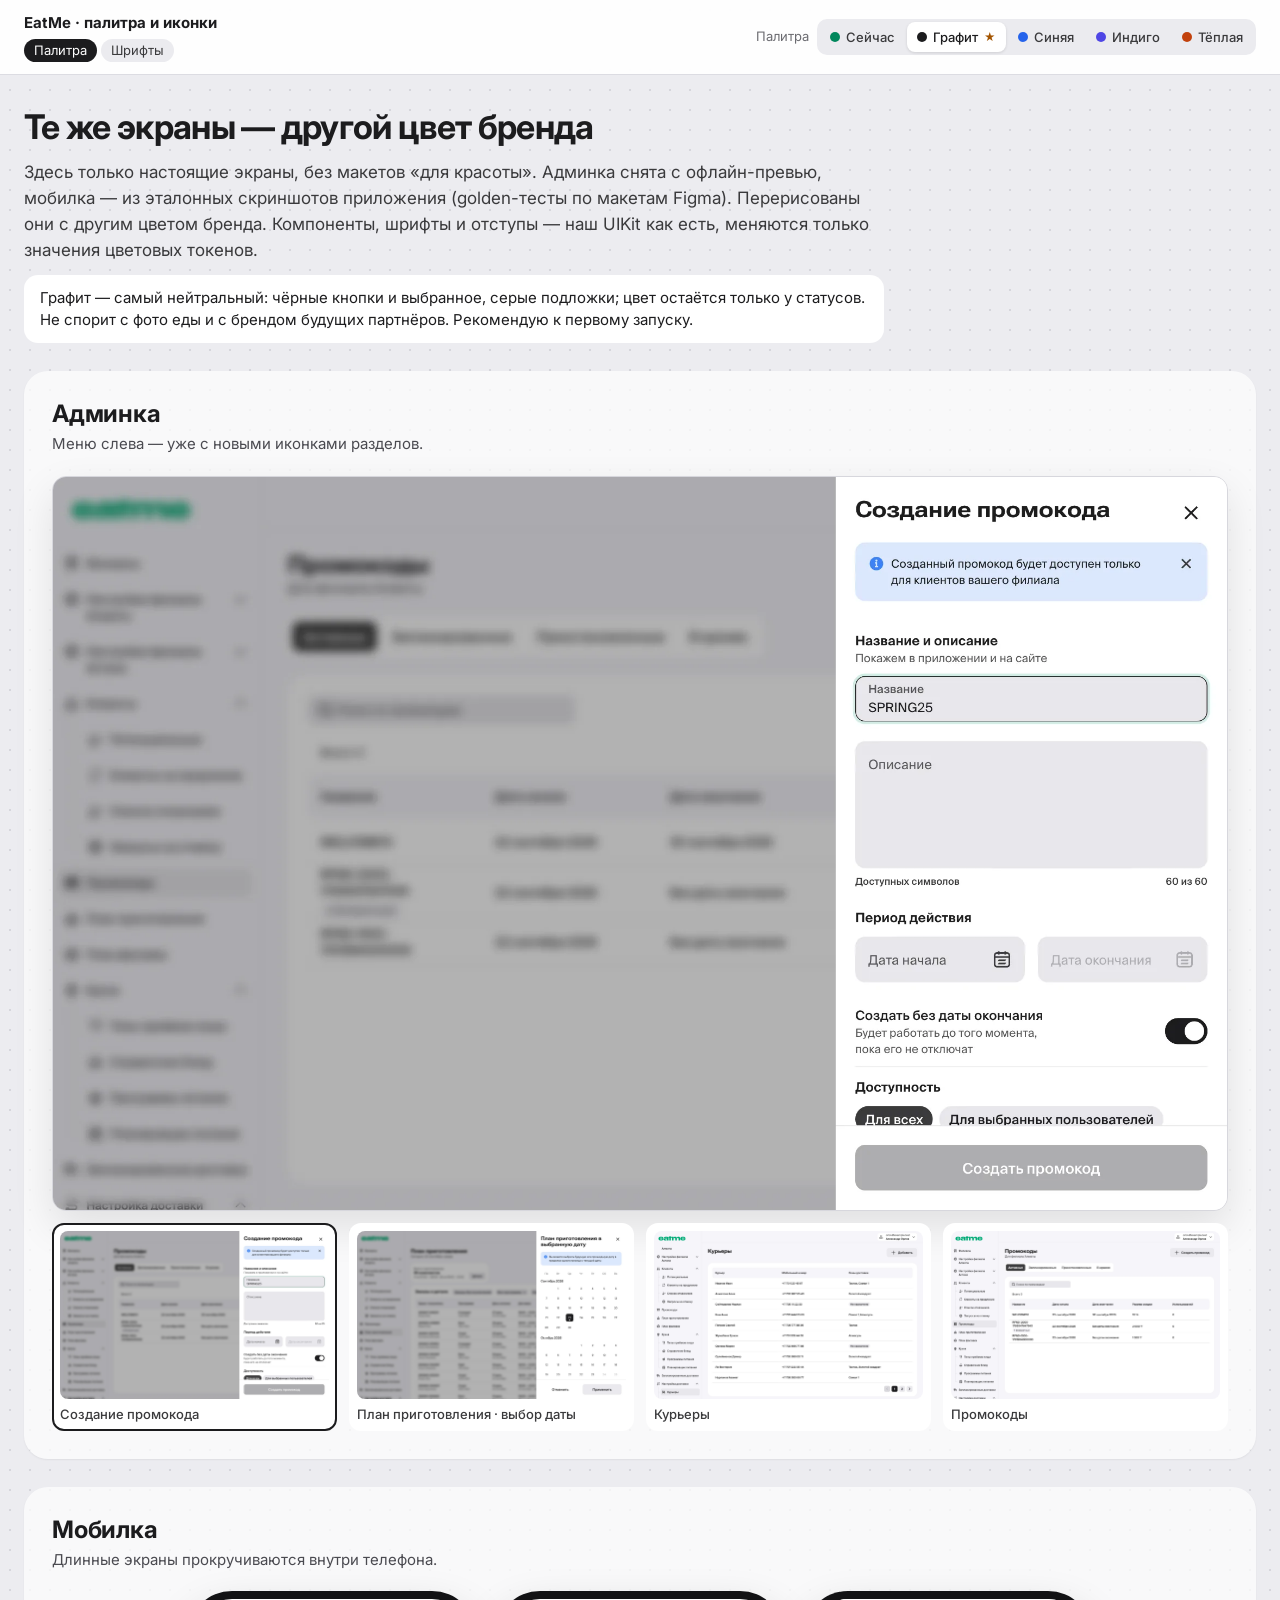
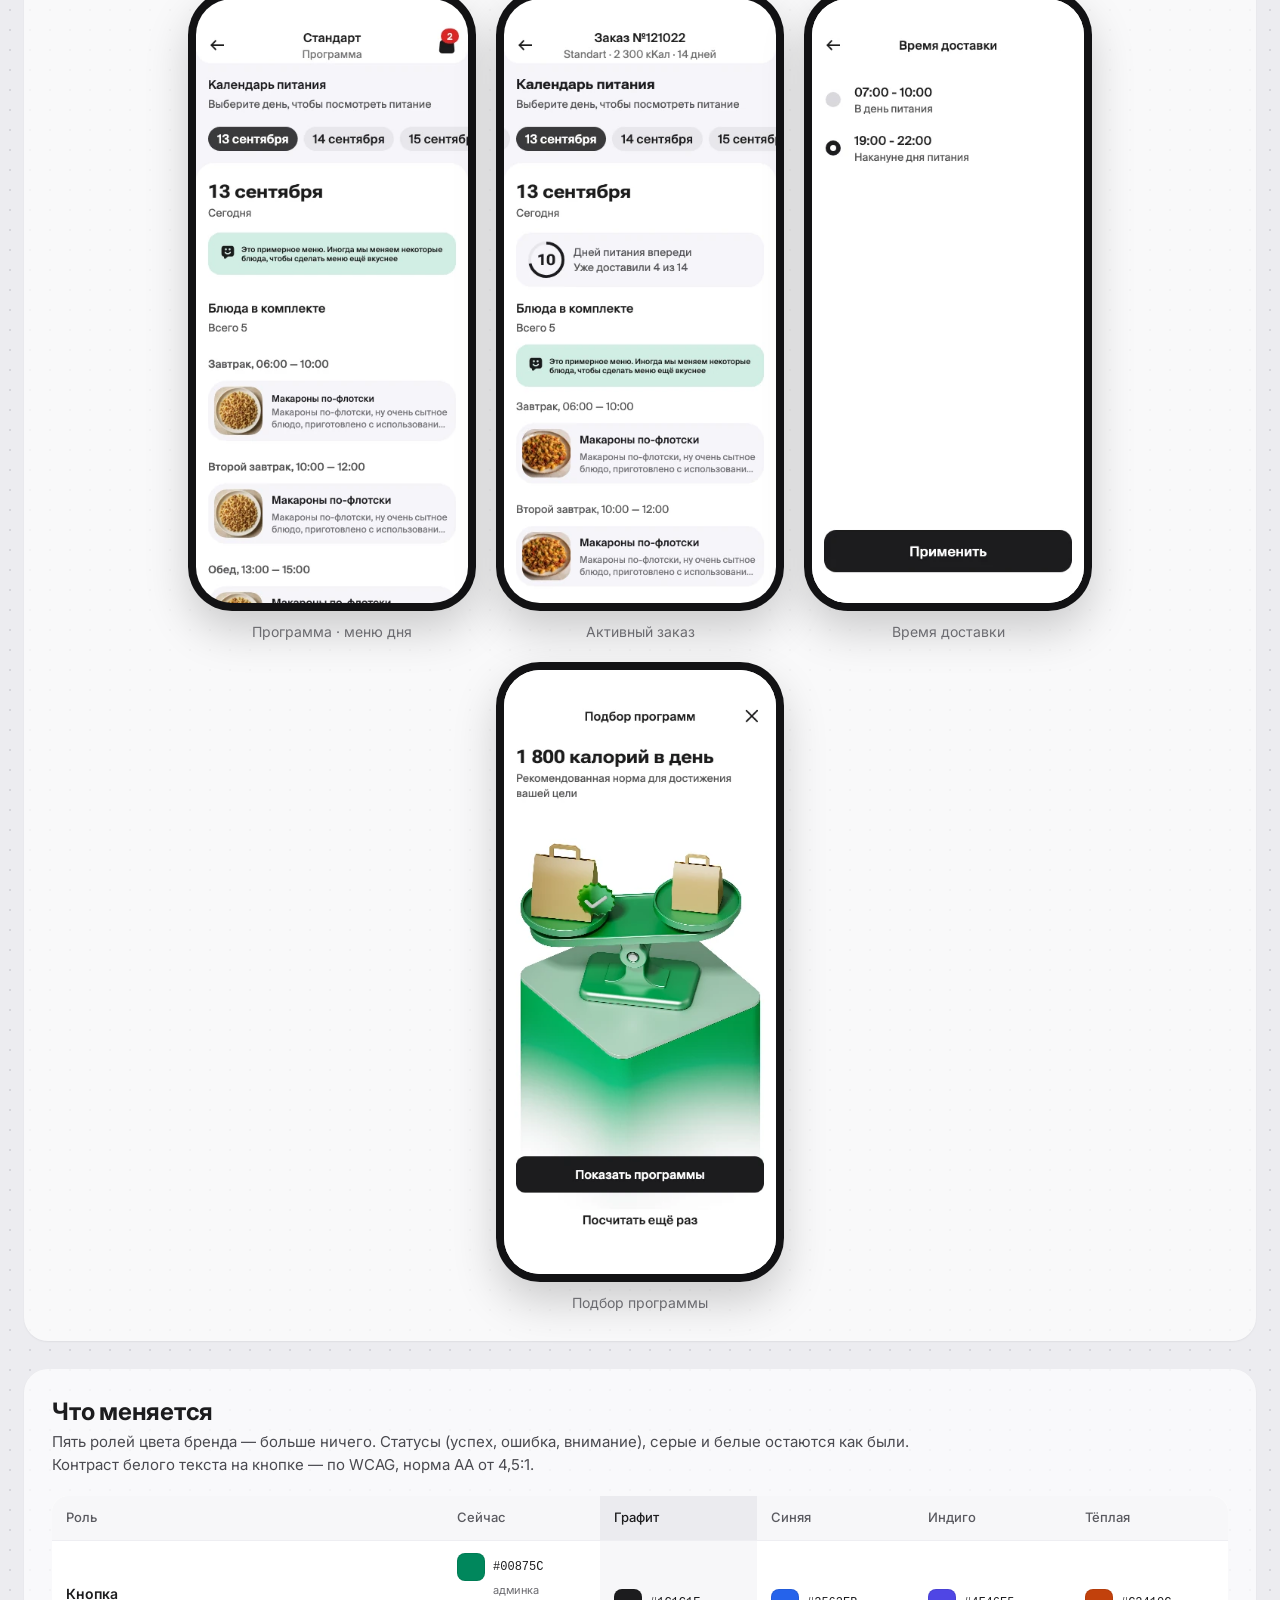
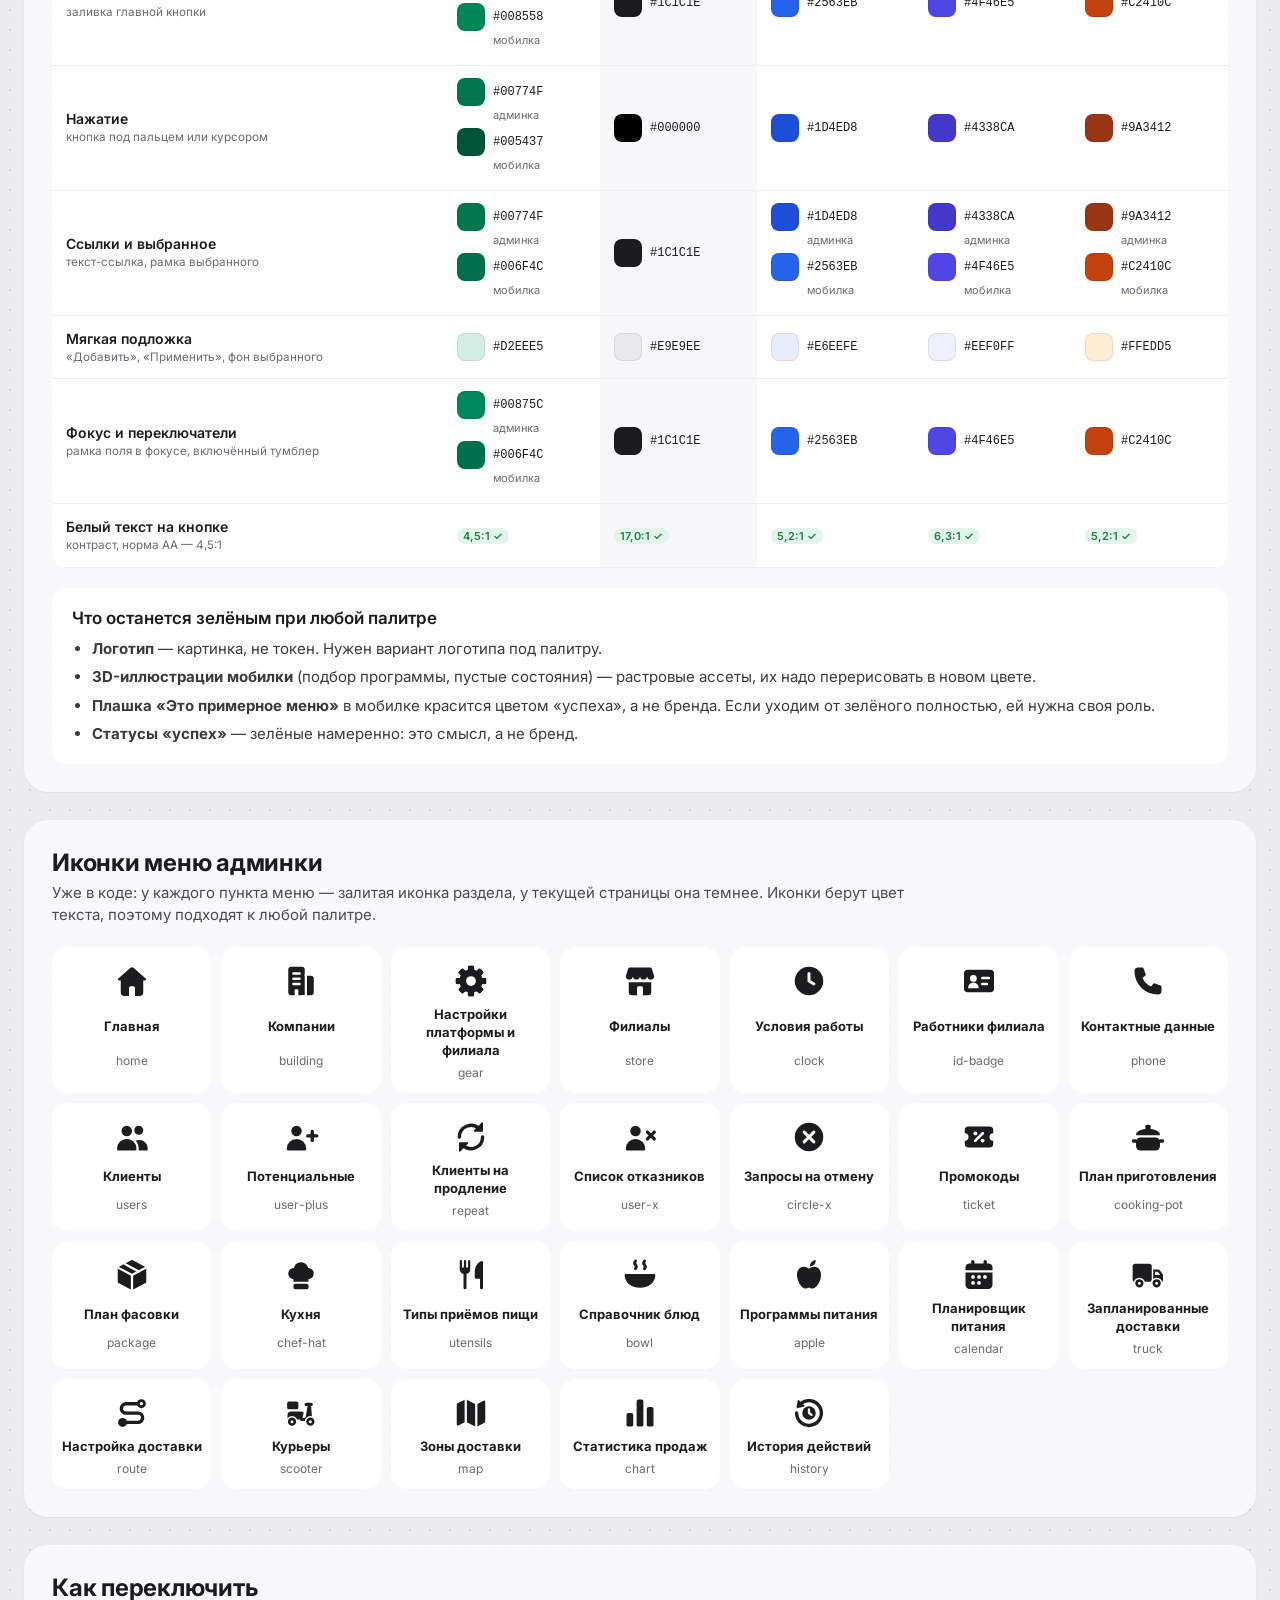
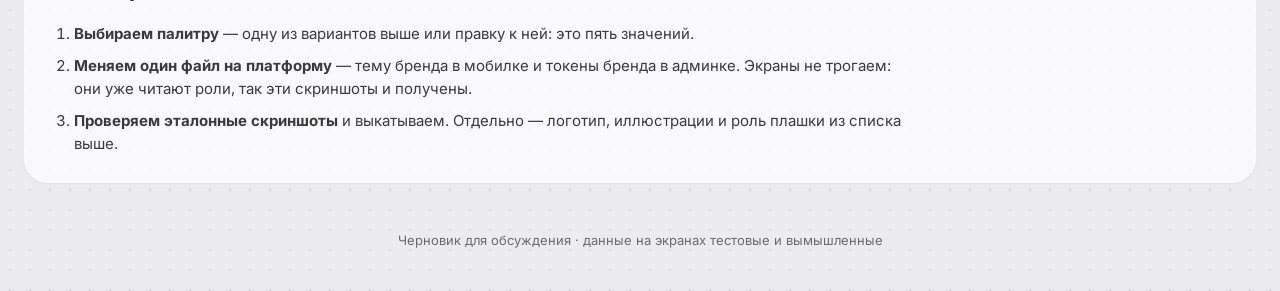
<file: index.html>
<!doctype html>
<html lang="ru" data-palette="graphite">
  <head>
    <meta charset="utf-8" />
    <meta name="viewport" content="width=device-width, initial-scale=1" />
    <meta name="robots" content="noindex, nofollow" />
    <title>EatMe — палитра без зелёного и иконки меню админки</title>
    <link rel="preconnect" href="https://fonts.googleapis.com" />
    <link rel="preconnect" href="https://fonts.gstatic.com" crossorigin />
    <link
      rel="stylesheet"
      href="https://fonts.googleapis.com/css2?family=Inter:wght@400;500;600;700&display=swap"
    />
    <link rel="stylesheet" href="styles.css" />
  </head>
  <body>
    <header class="toolbar">
      <div class="toolbar-title">
        <strong>EatMe · палитра и иконки</strong>
        <nav class="pages" aria-label="Страницы концепта">
          <a href="./" aria-current="page">Палитра</a><a href="fonts.html">Шрифты</a>
        </nav>
      </div>
      <div class="control" role="group" aria-label="Палитра">
        <span class="control-label">Палитра</span>
        <div class="segmented" id="palette-switch"></div>
      </div>
    </header>

    <main>
      <section class="intro">
        <h1>Те же экраны — другой цвет бренда</h1>
        <p>
          Здесь только настоящие экраны, без макетов «для красоты». Админка снята с
          офлайн-превью, мобилка — из эталонных скриншотов приложения (golden-тесты по
          макетам Figma). Перерисованы они с другим цветом бренда. Компоненты, шрифты и
          отступы — наш UIKit как есть, меняются только значения цветовых токенов.
        </p>
        <p class="palette-note" id="palette-note"></p>
      </section>

      <section id="admin" class="board">
        <div class="board-head">
          <h2>Админка</h2>
          <p>Меню слева — уже с новыми иконками разделов.</p>
        </div>
        <div class="viewer">
          <img id="admin-main" class="viewer-main" alt="" />
          <div class="thumbs" id="admin-thumbs"></div>
        </div>
      </section>

      <section id="mobile" class="board">
        <div class="board-head">
          <h2>Мобилка</h2>
          <p>Длинные экраны прокручиваются внутри телефона.</p>
        </div>
        <div class="phones" id="phones"></div>
      </section>

      <section id="tokens" class="board">
        <div class="board-head">
          <h2>Что меняется</h2>
          <p>
            Пять ролей цвета бренда — больше ничего. Статусы (успех, ошибка, внимание),
            серые и белые остаются как были. Контраст белого текста на кнопке — по WCAG,
            норма AA от 4,5:1.
          </p>
        </div>
        <div class="table-wrap"><table class="tokens" id="token-table"></table></div>
        <div class="findings">
          <h3>Что останется зелёным при любой палитре</h3>
          <ul>
            <li><b>Логотип</b> — картинка, не токен. Нужен вариант логотипа под палитру.</li>
            <li>
              <b>3D-иллюстрации мобилки</b> (подбор программы, пустые состояния) — растровые
              ассеты, их надо перерисовать в новом цвете.
            </li>
            <li>
              <b>Плашка «Это примерное меню»</b> в мобилке красится цветом «успеха», а не
              бренда. Если уходим от зелёного полностью, ей нужна своя роль.
            </li>
            <li><b>Статусы «успех»</b> — зелёные намеренно: это смысл, а не бренд.</li>
          </ul>
        </div>
      </section>

      <section id="icons" class="board">
        <div class="board-head">
          <h2>Иконки меню админки</h2>
          <p>
            Уже в коде: у каждого пункта меню — залитая иконка раздела, у текущей страницы
            она темнее. Иконки берут цвет текста, поэтому подходят к любой палитре.
          </p>
        </div>
        <div class="glyphs" id="glyphs"></div>
      </section>

      <section id="rollout" class="board">
        <div class="board-head">
          <h2>Как переключить</h2>
        </div>
        <ol class="rollout">
          <li>
            <b>Выбираем палитру</b> — одну из вариантов выше или правку к ней: это пять
            значений.
          </li>
          <li>
            <b>Меняем один файл на платформу</b> — тему бренда в мобилке и токены бренда в
            админке. Экраны не трогаем: они уже читают роли, так эти скриншоты и получены.
          </li>
          <li>
            <b>Проверяем эталонные скриншоты</b> и выкатываем. Отдельно — логотип,
            иллюстрации и роль плашки из списка выше.
          </li>
        </ol>
      </section>
    </main>

    <footer class="foot">Черновик для обсуждения · данные на экранах тестовые и вымышленные</footer>
    <script src="app.js"></script>
  </body>
</html>
</file>
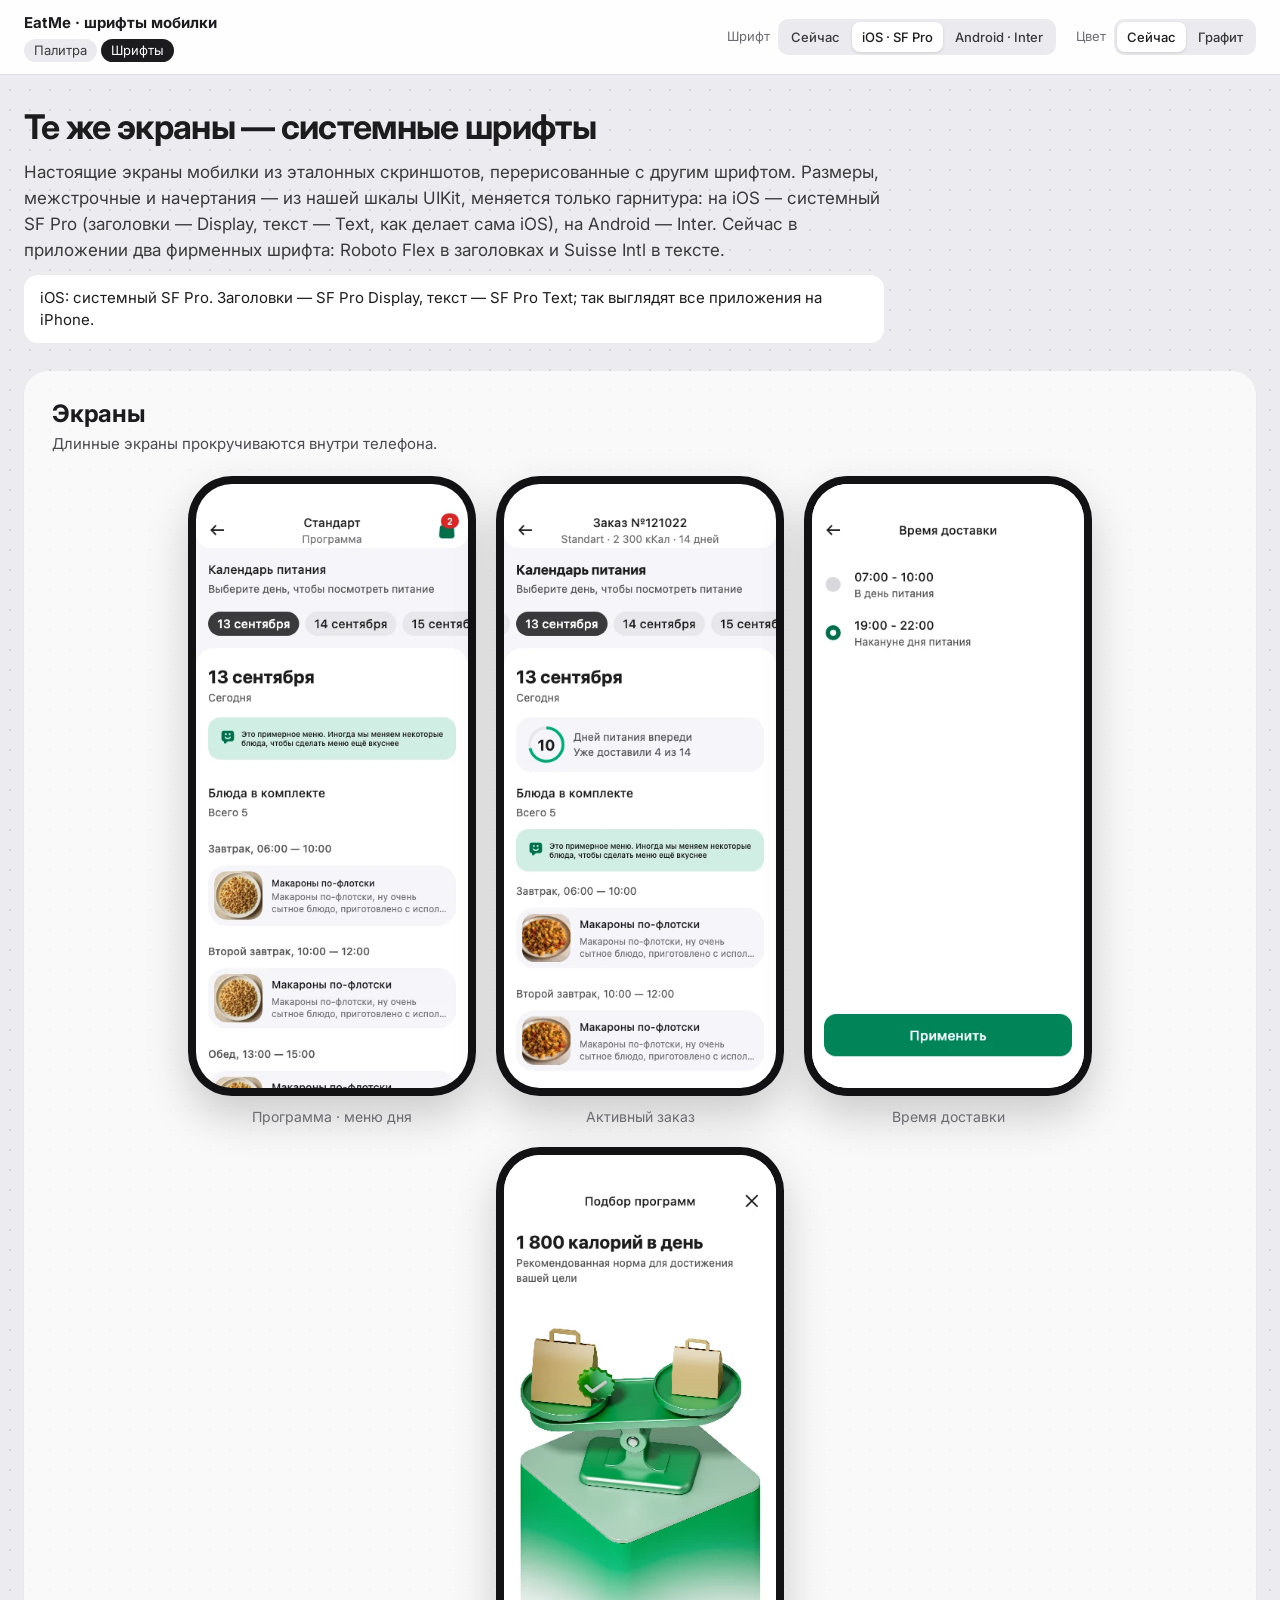
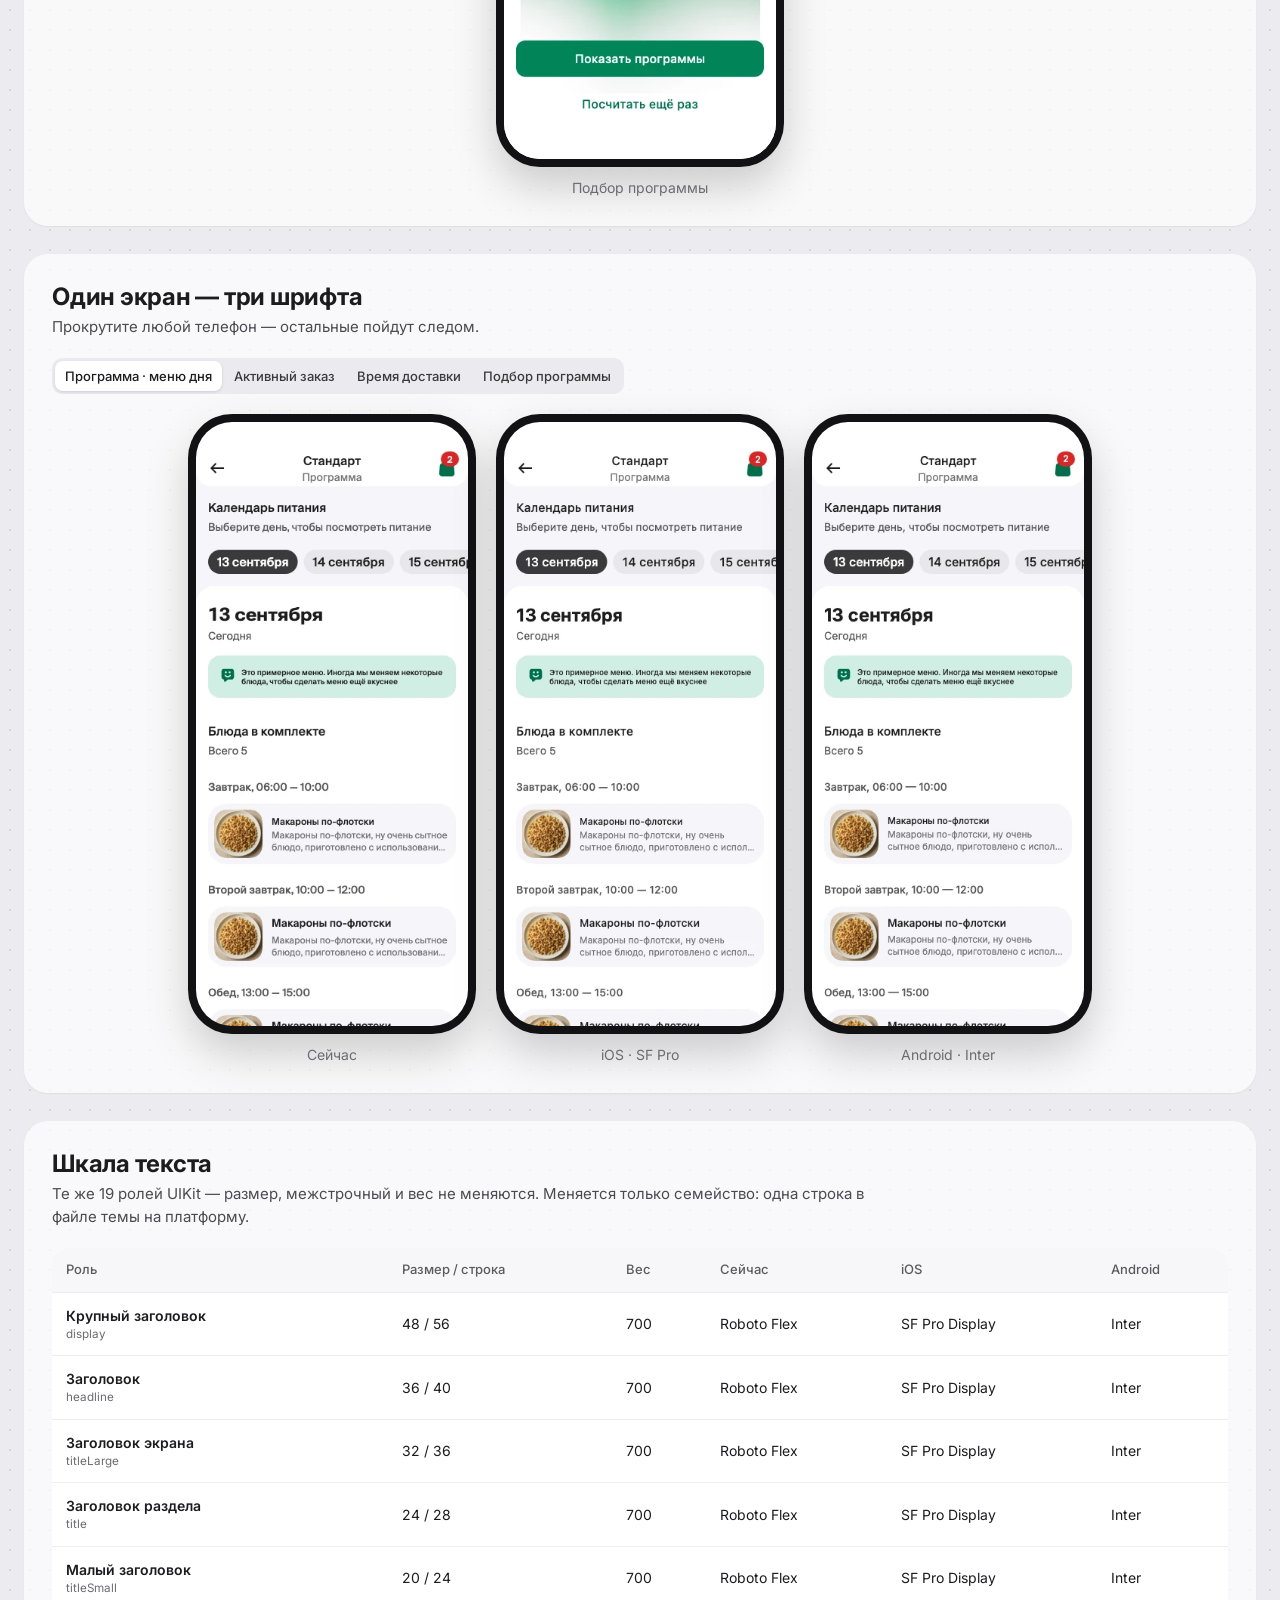
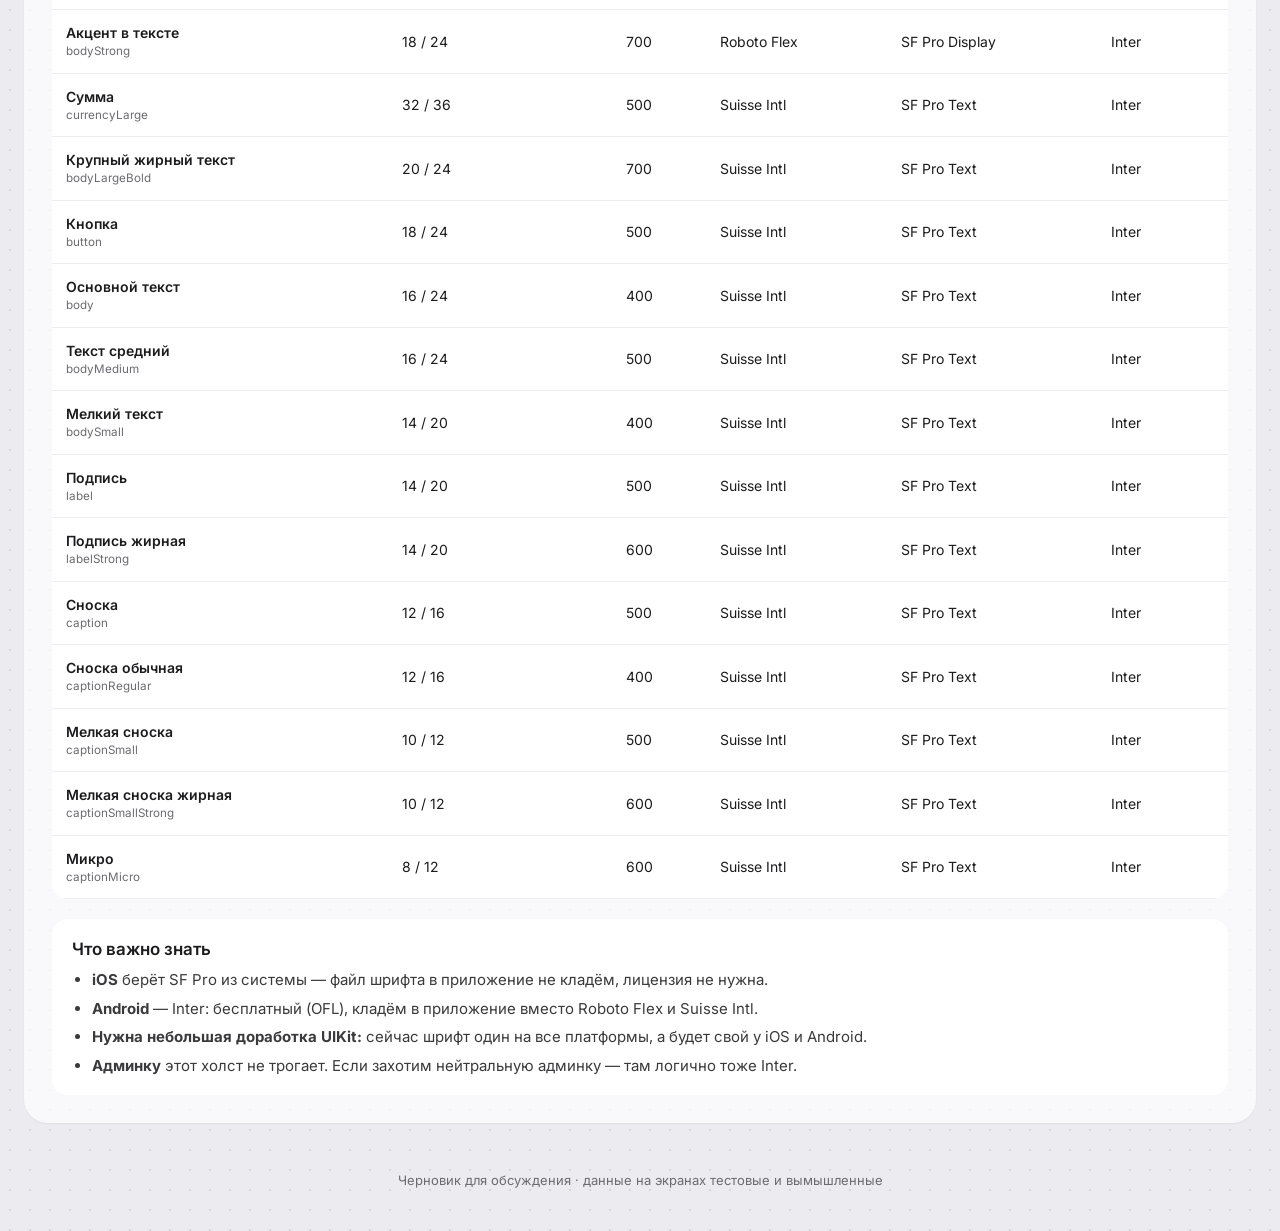
<file: fonts.html>
<!doctype html>
<html lang="ru">
  <head>
    <meta charset="utf-8" />
    <meta name="viewport" content="width=device-width, initial-scale=1" />
    <meta name="robots" content="noindex, nofollow" />
    <title>EatMe — шрифты мобилки: SF Pro на iOS, Inter на Android</title>
    <link rel="preconnect" href="https://fonts.googleapis.com" />
    <link rel="preconnect" href="https://fonts.gstatic.com" crossorigin />
    <link
      rel="stylesheet"
      href="https://fonts.googleapis.com/css2?family=Inter:wght@400;500;600;700&display=swap"
    />
    <link rel="stylesheet" href="styles.css" />
  </head>
  <body>
    <header class="toolbar">
      <div class="toolbar-title">
        <strong>EatMe · шрифты мобилки</strong>
        <nav class="pages" aria-label="Страницы концепта">
          <a href="./">Палитра</a><a href="fonts.html" aria-current="page">Шрифты</a>
        </nav>
      </div>
      <div class="controls">
        <div class="control" role="group" aria-label="Шрифт">
          <span class="control-label">Шрифт</span>
          <div class="segmented" id="font-switch"></div>
        </div>
        <div class="control" role="group" aria-label="Цвет">
          <span class="control-label">Цвет</span>
          <div class="segmented" id="color-switch"></div>
        </div>
      </div>
    </header>

    <main>
      <section class="intro">
        <h1>Те же экраны — системные шрифты</h1>
        <p>
          Настоящие экраны мобилки из эталонных скриншотов, перерисованные с другим
          шрифтом. Размеры, межстрочные и начертания — из нашей шкалы UIKit, меняется только
          гарнитура: на iOS — системный SF Pro (заголовки — Display, текст — Text, как делает
          сама iOS), на Android — Inter. Сейчас в приложении два фирменных шрифта: Roboto Flex
          в заголовках и Suisse Intl в тексте.
        </p>
        <p class="palette-note" id="font-note"></p>
      </section>

      <section class="board">
        <div class="board-head">
          <h2>Экраны</h2>
          <p>Длинные экраны прокручиваются внутри телефона.</p>
        </div>
        <div class="phones" id="phones"></div>
      </section>

      <section class="board">
        <div class="board-head">
          <h2>Один экран — три шрифта</h2>
          <p>Прокрутите любой телефон — остальные пойдут следом.</p>
        </div>
        <div class="segmented screen-switch" id="screen-switch"></div>
        <div class="phones" id="compare"></div>
      </section>

      <section class="board">
        <div class="board-head">
          <h2>Шкала текста</h2>
          <p>
            Те же 19 ролей UIKit — размер, межстрочный и вес не меняются. Меняется только
            семейство: одна строка в файле темы на платформу.
          </p>
        </div>
        <div class="table-wrap"><table class="tokens roles-table" id="roles"></table></div>
        <div class="findings">
          <h3>Что важно знать</h3>
          <ul>
            <li>
              <b>iOS</b> берёт SF Pro из системы — файл шрифта в приложение не кладём, лицензия
              не нужна.
            </li>
            <li>
              <b>Android</b> — Inter: бесплатный (OFL), кладём в приложение вместо Roboto Flex и
              Suisse Intl.
            </li>
            <li>
              <b>Нужна небольшая доработка UIKit:</b> сейчас шрифт один на все платформы, а
              будет свой у iOS и Android.
            </li>
            <li>
              <b>Админку</b> этот холст не трогает. Если захотим нейтральную админку — там
              логично тоже Inter.
            </li>
          </ul>
        </div>
      </section>
    </main>

    <footer class="foot">Черновик для обсуждения · данные на экранах тестовые и вымышленные</footer>
    <script src="fonts.js"></script>
  </body>
</html>
</file>
<file: styles.css>
* {
  box-sizing: border-box;
}

html {
  scroll-behavior: smooth;
  scroll-padding-top: 88px;
}

body {
  margin: 0;
  color: #1c1c1e;
  font: 400 15px/1.5 'Inter', system-ui, sans-serif;
  background-color: #ececf0;
  background-image: radial-gradient(#d6d6dc 1px, transparent 1px);
  background-size: 20px 20px;
}

h1,
h2,
h3,
p {
  margin: 0;
}

.toolbar {
  position: sticky;
  top: 0;
  z-index: 10;
  display: flex;
  flex-wrap: wrap;
  gap: 12px 24px;
  align-items: center;
  justify-content: space-between;
  padding: 12px 24px;
  border-bottom: 1px solid #dcdce2;
  background: rgb(255 255 255 / 92%);
  backdrop-filter: blur(12px);
}

.toolbar-title {
  display: grid;
}

.toolbar-title span,
.control-label {
  color: #6b6b70;
  font-size: 13px;
}

.control {
  display: flex;
  gap: 8px;
  align-items: center;
}

.segmented {
  display: flex;
  flex-wrap: wrap;
  gap: 2px;
  padding: 3px;
  border-radius: 10px;
  background: #ebebef;
}

.segmented button {
  display: inline-flex;
  gap: 6px;
  align-items: center;
  padding: 6px 10px;
  border: 0;
  border-radius: 8px;
  color: #3a3a3c;
  font: 500 13px/18px 'Inter', system-ui, sans-serif;
  background: transparent;
  cursor: pointer;
}

.segmented button[aria-pressed='true'] {
  color: #1c1c1e;
  background: #ffffff;
  box-shadow: 0 1px 3px rgb(0 0 0 / 12%);
}

.dot {
  width: 10px;
  height: 10px;
  border-radius: 50%;
}

.star {
  color: #a35400;
  font-size: 11px;
}

main {
  display: grid;
  gap: 28px;
  max-width: 1320px;
  margin: 0 auto;
  padding: 32px 24px 48px;
}

.intro {
  display: grid;
  gap: 12px;
  max-width: 860px;
}

.intro h1 {
  font: 700 34px/40px 'Inter', system-ui, sans-serif;
  letter-spacing: -0.02em;
}

.intro p {
  color: #3a3a3c;
  font-size: 17px;
  line-height: 26px;
}

.intro .palette-note {
  padding: 12px 16px;
  border-radius: 14px;
  color: #1c1c1e;
  font-size: 15px;
  line-height: 22px;
  background: #ffffff;
}

.board {
  display: grid;
  gap: 20px;
  padding: 28px;
  border-radius: 24px;
  background: rgb(255 255 255 / 70%);
  box-shadow: 0 1px 2px rgb(0 0 0 / 6%);
}

.board-head {
  display: grid;
  gap: 4px;
  max-width: 860px;
}

.board-head h2 {
  font: 700 24px/30px 'Inter', system-ui, sans-serif;
  letter-spacing: -0.01em;
}

.board-head p {
  color: #4a4a50;
}

/* Admin viewer */
.viewer {
  display: grid;
  gap: 12px;
}

.viewer-main {
  width: 100%;
  aspect-ratio: 1440 / 900;
  border: 1px solid #d7d7dd;
  border-radius: 14px;
  background: #ffffff;
  box-shadow: 0 16px 40px rgb(0 0 0 / 10%);
}

.thumbs {
  display: grid;
  grid-template-columns: repeat(4, minmax(0, 1fr));
  gap: 12px;
}

.thumb {
  display: grid;
  gap: 6px;
  padding: 6px;
  border: 2px solid transparent;
  border-radius: 12px;
  color: #3a3a3c;
  font: 500 13px/18px 'Inter', system-ui, sans-serif;
  text-align: left;
  background: #ffffff;
  cursor: pointer;
}

.thumb img {
  width: 100%;
  aspect-ratio: 1440 / 900;
  border-radius: 8px;
}

.thumb[aria-pressed='true'] {
  border-color: #1c1c1e;
}

/* Phones */
.phones {
  display: flex;
  flex-wrap: wrap;
  gap: 20px;
  justify-content: center;
}

.phone-cell {
  display: grid;
  gap: 10px;
  justify-items: center;
  margin: 0;
}

.phone {
  width: 288px;
  height: 620px;
  padding: 8px;
  border-radius: 44px;
  background: #121214;
  box-shadow: 0 20px 44px rgb(0 0 0 / 18%);
}

.phone-screen {
  height: 100%;
  overflow-y: auto;
  border-radius: 36px;
  background: #ffffff;
  scrollbar-width: none;
}

.phone-screen::-webkit-scrollbar {
  display: none;
}

.phone-screen img {
  display: block;
  width: 100%;
}

figcaption {
  color: #6b6b70;
  font-size: 14px;
}

/* Tokens */
.table-wrap {
  overflow-x: auto;
}

.tokens {
  width: 100%;
  min-width: 760px;
  border-collapse: separate;
  border-spacing: 0;
  overflow: hidden;
  border-radius: 16px;
  background: #ffffff;
}

.tokens th,
.tokens td {
  padding: 12px 14px;
  border-bottom: 1px solid #eeeef2;
  text-align: left;
  vertical-align: middle;
}

.tokens thead th {
  color: #5a5a60;
  font-size: 13px;
  font-weight: 500;
  background: #f7f7f9;
}

.tokens thead th.is-current {
  color: #1c1c1e;
  background: #ebebef;
}

.tokens td.is-current {
  background: #f7f7f9;
}

.tokens tbody th {
  font-size: 14px;
  font-weight: 600;
}

.tokens tbody th small {
  display: block;
  color: #6b6b70;
  font-weight: 400;
}

.cell {
  display: flex;
  gap: 8px;
  align-items: center;
  font: 500 12px/16px ui-monospace, SFMono-Regular, Menlo, monospace;
}

.cell i {
  flex: none;
  width: 28px;
  height: 28px;
  border: 1px solid rgb(0 0 0 / 8%);
  border-radius: 8px;
}

.aa {
  padding: 1px 6px;
  border-radius: 999px;
  font: 600 11px/16px 'Inter', system-ui, sans-serif;
  white-space: nowrap;
}

.aa-ok { color: #1e7f45; background: #e3f4ea; }
.aa-low { color: #a35400; background: #fff1dc; }

.findings {
  display: grid;
  gap: 8px;
  padding: 18px 20px;
  border-radius: 16px;
  background: #ffffff;
}

.findings h3 {
  font: 600 17px/24px 'Inter', system-ui, sans-serif;
}

.findings ul {
  display: grid;
  gap: 6px;
  margin: 0;
  padding-left: 20px;
  color: #3a3a3c;
}

/* Glyphs */
.glyphs {
  display: grid;
  grid-template-columns: repeat(auto-fill, minmax(150px, 1fr));
  gap: 10px;
}

.glyph {
  display: grid;
  gap: 6px;
  justify-items: center;
  padding: 16px 8px 12px;
  border-radius: 16px;
  text-align: center;
  background: #ffffff;
}

.glyph svg {
  width: 36px;
  height: 36px;
  color: #1c1c1e;
}

.glyph b {
  font-size: 13px;
  line-height: 18px;
}

.glyph small {
  color: #6b6b70;
  font-size: 12px;
  line-height: 16px;
}

.rollout {
  display: grid;
  gap: 10px;
  max-width: 860px;
  margin: 0;
  padding-left: 22px;
  color: #3a3a3c;
}

.rollout code {
  padding: 1px 6px;
  border-radius: 6px;
  font: 500 13px/20px ui-monospace, SFMono-Regular, Menlo, monospace;
  background: #ebebef;
}

.foot {
  padding: 0 24px 40px;
  color: #6b6b70;
  font-size: 13px;
  text-align: center;
}

@media (max-width: 720px) {
  .toolbar {
    position: static;
  }

  main {
    padding: 20px 12px 40px;
  }

  .board {
    padding: 18px;
  }

  .thumbs {
    grid-template-columns: repeat(2, minmax(0, 1fr));
  }

  .intro h1 {
    font-size: 28px;
    line-height: 34px;
  }
}

.cell-note {
  display: block;
  margin: 2px 0 6px 36px;
  color: #6b6b70;
  font-size: 11px;
  line-height: 14px;
}

.pages {
  display: flex;
  gap: 4px;
  margin-top: 4px;
}

.pages a {
  padding: 2px 10px;
  border-radius: 999px;
  color: #3a3a3c;
  font-size: 13px;
  text-decoration: none;
  background: #ebebef;
}

.pages a[aria-current='page'] {
  color: #ffffff;
  background: #1c1c1e;
}

.controls {
  display: flex;
  flex-wrap: wrap;
  gap: 12px 20px;
  align-items: center;
}

.screen-switch {
  justify-self: start;
}

.roles-table {
  min-width: 640px;
}

.roles-table td {
  font-size: 14px;
}
</file>
